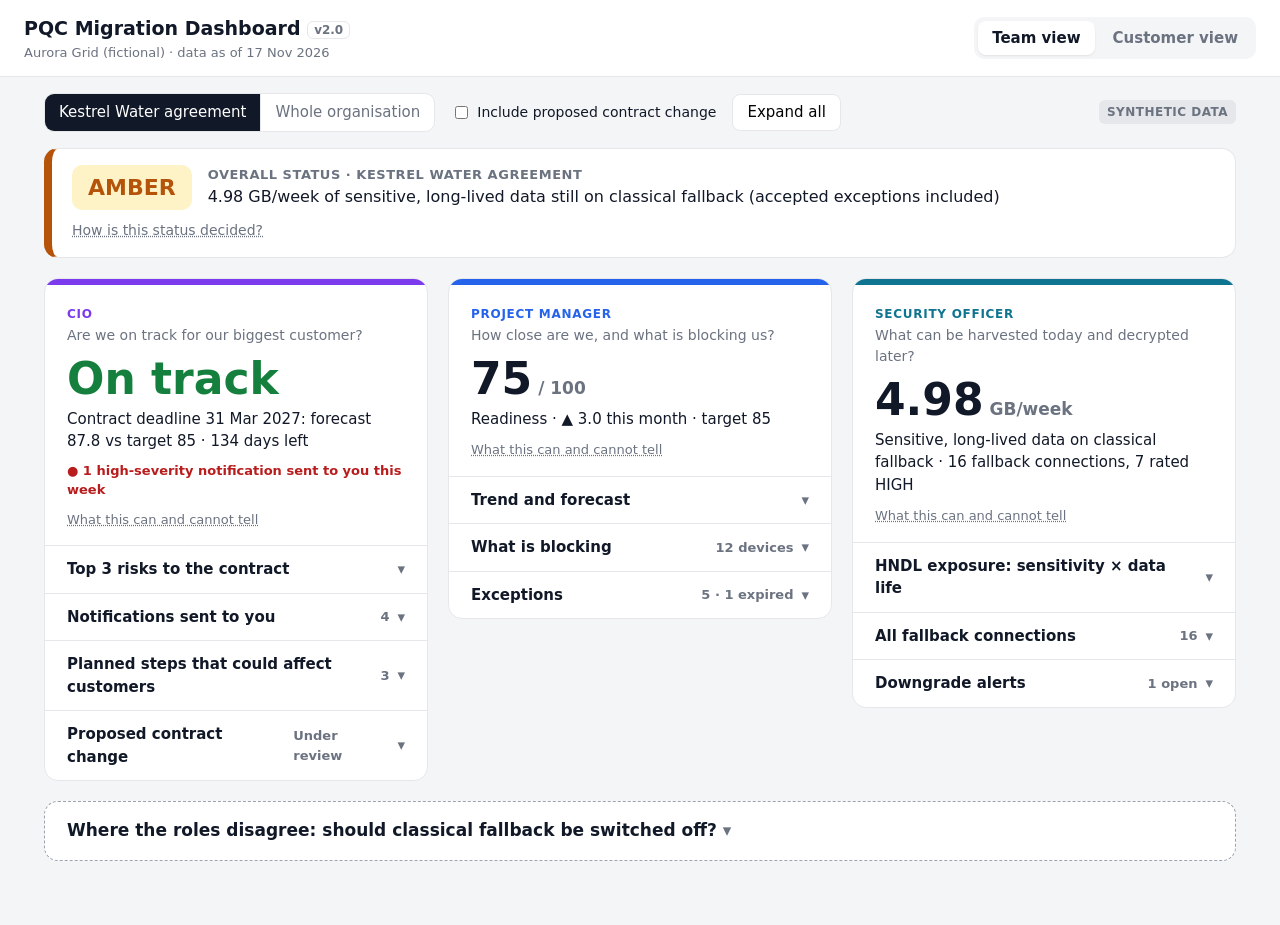
<file: dashboard/index.html>
<!doctype html>
<html lang="en">
<head>
<meta charset="utf-8">
<meta name="viewport" content="width=device-width, initial-scale=1">
<title>PQC Migration Dashboard v2.0</title>
<!--
  PQC Migration Dashboard v2.0 (Sprint 2).
  Layout only. Every number is calculated in app.js from pqc-data.json.
  Run from this folder:  python3 -m http.server 8000
  then open http://localhost:8000/
  All data is SYNTHETIC.
-->
<link rel="stylesheet" href="styles.css">
</head>
<body>
<header class="topbar">
  <div class="brand">
    <h1>PQC Migration Dashboard <span class="ver">v2.0</span></h1>
    <div class="meta" id="meta">Loading data…</div>
  </div>
  <nav class="tabs" id="tabs" aria-label="View">
    <button type="button" data-view="team">Team view</button>
    <button type="button" data-view="customer">Customer view</button>
  </nav>
</header>

<div class="toolbar" id="toolbar">
  <div class="seg" id="scope" role="group" aria-label="Scope">
    <button type="button" data-scope="customer">Customer agreement</button>
    <button type="button" data-scope="org">Whole organisation</button>
  </div>
  <label class="toggle"><input type="checkbox" id="proposed"> Include proposed contract change</label>
  <button type="button" class="btn" id="expand">Expand all</button>
  <span class="synthetic">Synthetic data</span>
</div>

<main id="app"></main>

<script src="app.js"></script>
</body>
</html>
</file>
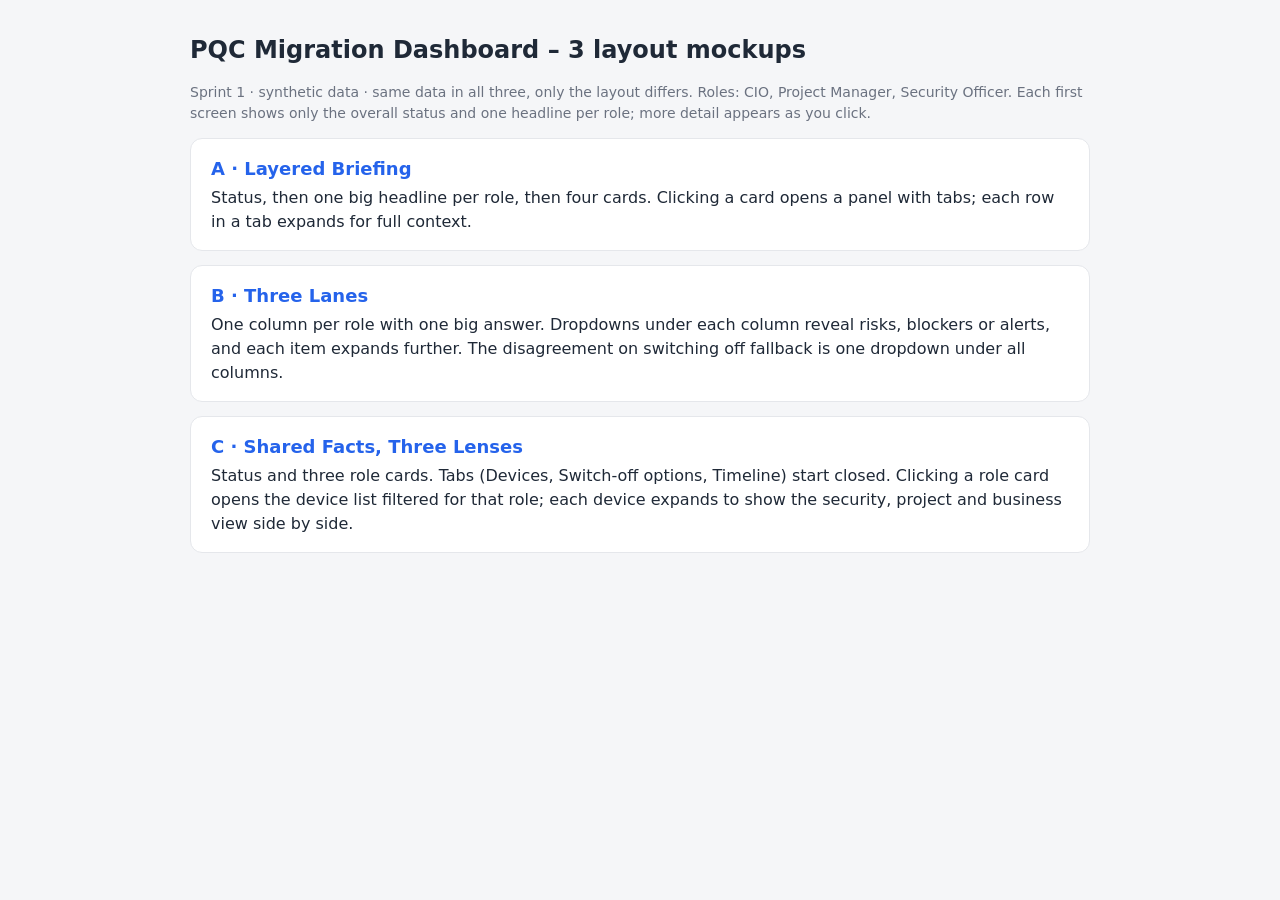
<file: mockups/index.html>
<!doctype html>
<html lang="en">
<head>
<meta charset="utf-8">
<meta name="viewport" content="width=device-width, initial-scale=1">
<title>PQC Dashboard Mockups</title>
<style>
  body { margin: 0; font: 16px/1.5 system-ui, -apple-system, "Segoe UI", Roboto, sans-serif; color: #1f2937; background: #f5f6f8; }
  main { max-width: 900px; margin: 0 auto; padding: 32px 16px; }
  h1 { font-size: 24px; margin: 0 0 4px; }
  .card { display: block; background: #fff; border: 1px solid #e5e7eb; border-radius: 12px; padding: 16px 20px; margin-top: 14px; color: inherit; text-decoration: none; }
  .card:hover { border-color: #2563eb; }
  .card h2 { font-size: 18px; margin: 0 0 4px; color: #2563eb; }
  .muted { color: #6b7280; font-size: 14px; }
</style>
</head>
<body>
<main>
  <h1>PQC Migration Dashboard – 3 layout mockups</h1>
  <p class="muted">Sprint 1 · synthetic data · same data in all three, only the layout differs.
  Roles: CIO, Project Manager, Security Officer. Each first screen shows only the overall status and one headline per role;
  more detail appears as you click.</p>

  <a class="card" href="version-a-layered-briefing.html">
    <h2>A · Layered Briefing</h2>
    Status, then one big headline per role, then four cards. Clicking a card opens a panel with tabs;
    each row in a tab expands for full context.
  </a>

  <a class="card" href="version-b-three-lanes.html">
    <h2>B · Three Lanes</h2>
    One column per role with one big answer. Dropdowns under each column reveal risks, blockers or alerts,
    and each item expands further. The disagreement on switching off fallback is one dropdown under all columns.
  </a>

  <a class="card" href="version-c-shared-facts.html">
    <h2>C · Shared Facts, Three Lenses</h2>
    Status and three role cards. Tabs (Devices, Switch-off options, Timeline) start closed. Clicking a role card
    opens the device list filtered for that role; each device expands to show the security, project and business view side by side.
  </a>
</main>
</body>
</html>
</file>
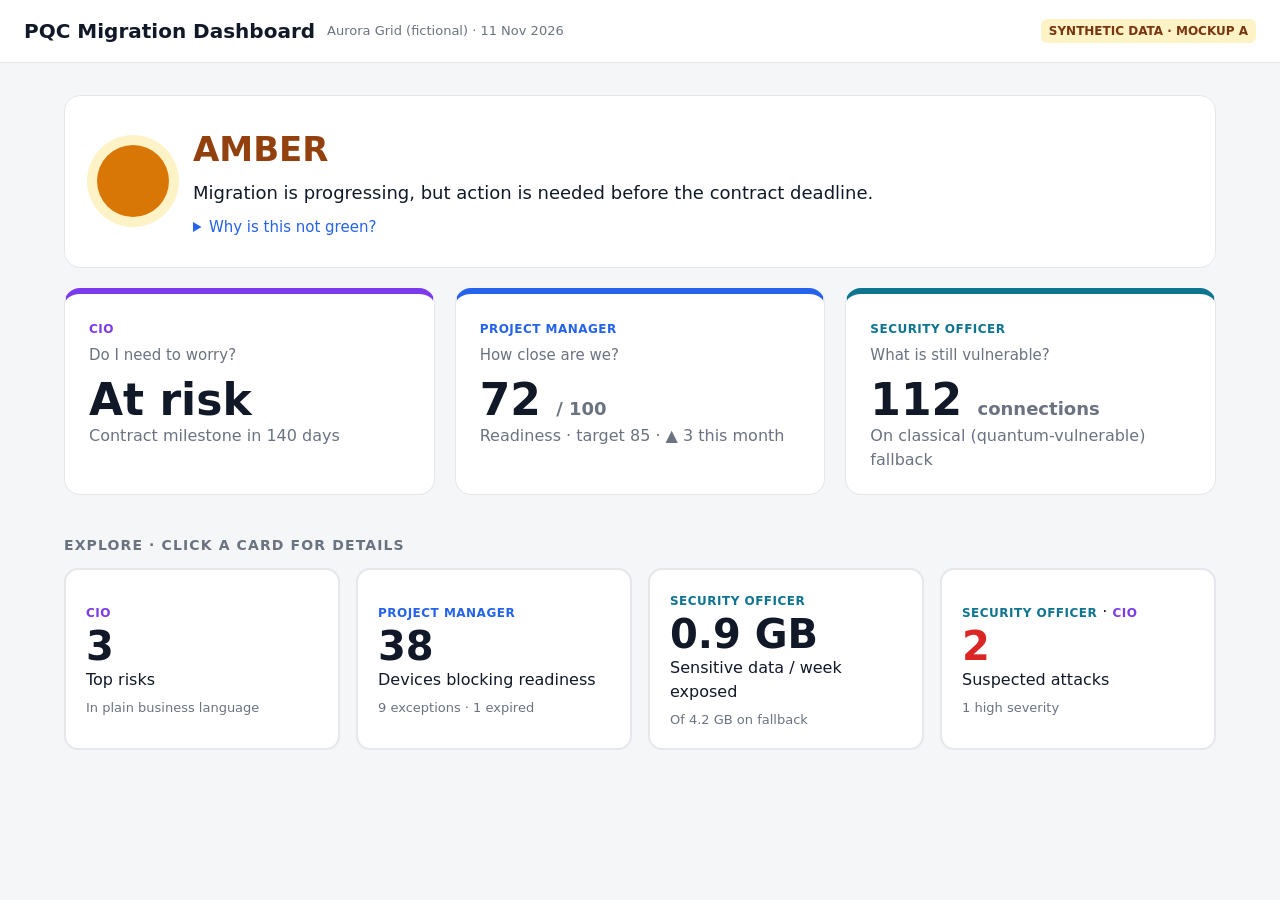
<file: mockups/version-a-layered-briefing.html>
<!doctype html>
<html lang="en">
<head>
<meta charset="utf-8">
<meta name="viewport" content="width=device-width, initial-scale=1">
<title>PQC Dashboard – Version A: Layered Briefing</title>
<!--
  MOCKUP – Version A "Layered Briefing" (clean, progressive disclosure)
    Level 1 (first screen): overall status + one big headline per role.
    Level 2: four counters. Click one -> its panel opens with tabs.
    Level 3: inside a panel, each row can be expanded for full context.
  All data is SYNTHETIC. Roles are used instead of names.
-->
<style>
  :root {
    --cio: #7c3aed; --pm: #2563eb; --sec: #0e7490;
    --red: #dc2626; --amber: #d97706; --green: #16a34a;
    --ink: #111827; --muted: #6b7280; --line: #e5e7eb; --bg: #f5f6f8;
  }
  * { box-sizing: border-box; }
  body { margin: 0; font: 16px/1.5 system-ui, -apple-system, "Segoe UI", Roboto, sans-serif; color: var(--ink); background: var(--bg); }
  header { display: flex; flex-wrap: wrap; align-items: center; gap: 12px; padding: 16px 24px; background: #fff; border-bottom: 1px solid var(--line); }
  header h1 { font-size: 20px; margin: 0; }
  header .meta { color: var(--muted); font-size: 13px; }
  .synthetic { margin-left: auto; background: #fef3c7; color: #78350f; font-size: 12px; font-weight: 700; padding: 3px 8px; border-radius: 6px; }
  main { max-width: 1200px; margin: 0 auto; padding: 32px 24px 64px; }
  .role { display: inline-block; font-size: 12px; font-weight: 700; letter-spacing: .04em; text-transform: uppercase; }
  .role.cio { color: var(--cio); } .role.pm { color: var(--pm); } .role.sec { color: var(--sec); }
  .muted { color: var(--muted); }
  .pill { font-size: 13px; font-weight: 700; padding: 2px 10px; border-radius: 999px; white-space: nowrap; }
  .pill.red { background: #fee2e2; color: var(--red); } .pill.amber { background: #fef3c7; color: #92400e; } .pill.green { background: #dcfce7; color: #166534; }

  /* Level 1 */
  .status { display: flex; align-items: center; gap: 24px; background: #fff; border-radius: 16px; padding: 28px 32px; border: 1px solid var(--line); }
  .light { width: 72px; height: 72px; border-radius: 50%; background: var(--amber); box-shadow: 0 0 0 10px #fef3c7; flex: none; }
  .status h2 { margin: 0; font-size: 34px; color: #92400e; }
  .status p { margin: 4px 0 0; font-size: 18px; }
  details.why { margin-top: 10px; }
  details.why summary { cursor: pointer; color: var(--pm); font-size: 15px; }
  details.why ul { margin: 8px 0 0; padding-left: 20px; font-size: 15px; }

  .headlines { display: grid; grid-template-columns: repeat(3, 1fr); gap: 20px; margin-top: 20px; }
  .headline { background: #fff; border: 1px solid var(--line); border-radius: 16px; padding: 22px 24px; border-top: 6px solid; }
  .headline.cio { border-top-color: var(--cio); } .headline.pm { border-top-color: var(--pm); } .headline.sec { border-top-color: var(--sec); }
  .headline .q { font-size: 15px; color: var(--muted); margin: 4px 0 10px; }
  .headline .big { font-size: 44px; font-weight: 800; line-height: 1.1; }
  .headline .big small { font-size: 18px; font-weight: 600; color: var(--muted); }

  /* Level 2: counters */
  h3.section { font-size: 14px; text-transform: uppercase; letter-spacing: .08em; color: var(--muted); margin: 40px 0 12px; }
  .counters { display: grid; grid-template-columns: repeat(4, 1fr); gap: 16px; }
  .counter { background: #fff; border: 2px solid var(--line); border-radius: 14px; padding: 18px 20px; text-align: left; font: inherit; color: inherit; cursor: pointer; }
  .counter:hover { border-color: #9ca3af; }
  .counter.open { border-color: var(--ink); }
  .counter .n { font-size: 40px; font-weight: 800; line-height: 1.1; }
  .counter .label { font-size: 16px; }
  .counter .hint { font-size: 13px; color: var(--muted); margin-top: 6px; }

  /* Level 2 panel with tabs */
  .panel { display: none; background: #fff; border: 2px solid var(--ink); border-radius: 14px; margin-top: 16px; padding: 20px 24px; }
  .panel.show { display: block; }
  .panel h4 { margin: 0 0 12px; font-size: 20px; }
  .tabs { display: flex; gap: 4px; border-bottom: 1px solid var(--line); margin-bottom: 16px; }
  .tabs button { font: inherit; font-size: 15px; background: none; border: 0; border-bottom: 3px solid transparent; padding: 8px 14px; cursor: pointer; color: var(--muted); }
  .tabs button.on { color: var(--ink); border-bottom-color: var(--ink); font-weight: 600; }
  .tab { display: none; } .tab.on { display: block; }

  /* Level 3: expandable rows */
  details.row { border-bottom: 1px solid var(--line); padding: 12px 0; }
  details.row summary { cursor: pointer; display: flex; justify-content: space-between; gap: 12px; align-items: center; font-size: 16px; list-style: none; }
  details.row summary::before { content: "▸"; color: var(--muted); margin-right: 6px; }
  details.row[open] summary::before { content: "▾"; }
  details.row summary span:first-child { flex: 1; }
  details.row .body { margin: 10px 0 4px 22px; font-size: 15px; color: #374151; }
  dl { display: grid; grid-template-columns: 160px 1fr; gap: 4px 12px; margin: 0; }
  dt { color: var(--muted); } dd { margin: 0; }
  .explain { font-size: 14px; color: var(--muted); margin-top: 16px; }

  @media (max-width: 900px) { .headlines { grid-template-columns: 1fr; } .counters { grid-template-columns: 1fr 1fr; } }
  @media (max-width: 520px) { .counters { grid-template-columns: 1fr; } .status { flex-direction: column; align-items: flex-start; } dl { grid-template-columns: 1fr; } }
</style>
</head>
<body>
<header>
  <h1>PQC Migration Dashboard</h1>
  <span class="meta">Aurora Grid (fictional) · 11 Nov 2026</span>
  <span class="synthetic">SYNTHETIC DATA · MOCKUP A</span>
</header>

<main>
  <!-- ================= LEVEL 1 ================= -->
  <section class="status">
    <div class="light" aria-hidden="true"></div>
    <div>
      <h2>AMBER</h2>
      <p>Migration is progressing, but action is needed before the contract deadline.</p>
      <details class="why">
        <summary>Why is this not green?</summary>
        <ul>
          <li>Sensitive, long-lived data is still sent without quantum-safe encryption.</li>
          <li>One suspected attack on a connection is still open.</li>
          <li>The readiness forecast is below the contract target.</li>
        </ul>
        <p class="muted" style="font-size:14px;margin:8px 0 0">Green only when all three are solved. Accepted exceptions still count as exposure.</p>
      </details>
    </div>
  </section>

  <section class="headlines">
    <div class="headline cio">
      <span class="role cio">CIO</span>
      <div class="q">Do I need to worry?</div>
      <div class="big">At risk</div>
      <div class="muted">Contract milestone in 140 days</div>
    </div>
    <div class="headline pm">
      <span class="role pm">Project Manager</span>
      <div class="q">How close are we?</div>
      <div class="big">72 <small>/ 100</small></div>
      <div class="muted">Readiness · target 85 · ▲ 3 this month</div>
    </div>
    <div class="headline sec">
      <span class="role sec">Security Officer</span>
      <div class="q">What is still vulnerable?</div>
      <div class="big">112 <small>connections</small></div>
      <div class="muted">On classical (quantum-vulnerable) fallback</div>
    </div>
  </section>

  <!-- ================= LEVEL 2 ================= -->
  <h3 class="section">Explore · click a card for details</h3>
  <section class="counters">
    <button class="counter" data-panel="p-risks">
      <span class="role cio">CIO</span>
      <div class="n">3</div><div class="label">Top risks</div>
      <div class="hint">In plain business language</div>
    </button>
    <button class="counter" data-panel="p-blockers">
      <span class="role pm">Project Manager</span>
      <div class="n">38</div><div class="label">Devices blocking readiness</div>
      <div class="hint">9 exceptions · 1 expired</div>
    </button>
    <button class="counter" data-panel="p-fallback">
      <span class="role sec">Security Officer</span>
      <div class="n">0.9 GB</div><div class="label">Sensitive data / week exposed</div>
      <div class="hint">Of 4.2 GB on fallback</div>
    </button>
    <button class="counter" data-panel="p-alerts">
      <span class="role sec">Security Officer</span> · <span class="role cio">CIO</span>
      <div class="n" style="color:var(--red)">2</div><div class="label">Suspected attacks</div>
      <div class="hint">1 high severity</div>
    </button>
  </section>

  <!-- Panels (one visible at a time) -->
  <section class="panel" id="p-risks">
    <h4>Top 3 risks</h4>
    <div class="tabs"><button class="on" data-tab="r1">Risks</button><button data-tab="r2">Planned steps &amp; outages</button><button data-tab="r3">Notifications sent</button></div>
    <div class="tab on" id="r1">
      <details class="row"><summary><span>1. Sensitive control data could be decrypted in the future</span><span class="pill red">High</span></summary>
        <div class="body">12 older field devices send control and credential data that stays valuable for 10+ years. An attacker can record it today and decrypt it once quantum computers exist.<br><b>Decision needed:</b> prioritise replacing these 12 devices within the current budget.</div></details>
      <details class="row"><summary><span>2. Customer contract milestone may be missed</span><span class="pill amber">Medium</span></summary>
        <div class="body">The contract requires readiness 85 by 31 Mar 2027. At the current pace we reach about 80. The firmware update on 15 Dec would add about 4 points.<br><b>Decision needed:</b> protect the 15 Dec update window.</div></details>
      <details class="row"><summary><span>3. Possible tampering on one substation link</span><span class="pill amber">Medium</span></summary>
        <div class="body">The security team is investigating and will report by 13 Nov. No decision needed yet.</div></details>
    </div>
    <div class="tab" id="r2">
      <details class="row"><summary><span>15 Dec · Firmware update for 9 devices</span><span class="pill amber">Medium outage risk</span></summary>
        <div class="body">Customer meter portal restarts for ~20 minutes. Planned in a night window.</div></details>
      <details class="row"><summary><span>31 Dec · Proposed: switch off fallback everywhere</span><span class="pill red">High outage risk</span></summary>
        <div class="body">Customer meter portal and public outage map would lose data. 38 devices disconnected; monitoring coverage 100 % → 87 %.</div></details>
      <details class="row"><summary><span>Feb 2027 · Install 5 certified replacement units</span><span class="pill green">Low outage risk</span></summary>
        <div class="body">No customer-facing services affected.</div></details>
    </div>
    <div class="tab" id="r3">
      <details class="row"><summary><span>10 Nov · Suspected attack on substation gateway</span><span class="muted">email + SMS</span></summary>
        <div class="body">Sent within 1 hour of detection (high severity).</div></details>
      <details class="row"><summary><span>04 Nov · Contract milestone moved to “at risk”</span><span class="muted">weekly digest</span></summary>
        <div class="body">Forecast dropped below 85 after vendor delay.</div></details>
    </div>
  </section>

  <section class="panel" id="p-blockers">
    <h4>What is blocking readiness</h4>
    <div class="tabs"><button class="on" data-tab="b1">By reason</button><button data-tab="b2">Exceptions</button><button data-tab="b3">Score trend</button></div>
    <div class="tab on" id="b1">
      <details class="row"><summary><span>No quantum-safe support in hardware</span><span><b>21</b> devices</span></summary>
        <div class="body"><dl><dt>Unblocks</dt><dd>Q2 2028 – certified replacements</dd><dt>Owner</dt><dd>Field operations team</dd><dt>Examples</dt><dd>RTU-N-031, RTU-N-044, SNS-W-207</dd></dl></div></details>
      <details class="row"><summary><span>Firmware ready, not yet deployed</span><span><b>9</b> devices</span></summary>
        <div class="body"><dl><dt>Unblocks</dt><dd>15 Dec 2026 (+4 readiness points)</dd><dt>Owner</dt><dd>Migration team</dd><dt>Examples</dt><dd>MTR-GW-12, CAM-N-019</dd></dl></div></details>
      <details class="row"><summary><span>Vendor certification pending</span><span><b>5</b> devices</span></summary>
        <div class="body"><dl><dt>Unblocks</dt><dd>Feb 2027</dd><dt>Owner</dt><dd>Procurement</dd><dt>Examples</dt><dd>PLC-S-008</dd></dl></div></details>
      <details class="row"><summary><span>Unknown – under investigation</span><span><b>3</b> devices</span></summary>
        <div class="body"><dl><dt>Owner</dt><dd>Security team</dd><dt>Examples</dt><dd>SG-14</dd></dl></div></details>
    </div>
    <div class="tab" id="b2">
      <details class="row"><summary><span>EX-04 · PLC-S-008</span><span class="pill red">Expired 01 Nov</span></summary>
        <div class="body"><dl><dt>Reason</dt><dd>Vendor certification pending</dd><dt>Owner</dt><dd>Procurement lead</dd></dl></div></details>
      <details class="row"><summary><span>EX-01 · RTU-N-031</span><span class="pill amber">Expires 30 Nov</span></summary>
        <div class="body"><dl><dt>Reason</dt><dd>No quantum-safe support, replacement 2028</dd><dt>Owner</dt><dd>Field operations lead</dd></dl></div></details>
      <details class="row"><summary><span>EX-03 · CAM-N-019</span><span class="pill amber">Expires 10 Dec</span></summary>
        <div class="body"><dl><dt>Reason</dt><dd>Waiting for firmware update</dd><dt>Owner</dt><dd>Migration team lead</dd></dl></div></details>
      <p class="explain">+ 6 more exceptions that are not close to expiry. An exception accepts the risk; it does not remove it.</p>
    </div>
    <div class="tab" id="b3">
      <svg width="100%" height="160" viewBox="0 0 600 160" aria-label="Readiness Jun 58, Jul 61, Aug 64, Sep 66, Oct 69, Nov 72; target 85">
        <line x1="40" y1="30" x2="590" y2="30" stroke="#111827" stroke-dasharray="5 5"/>
        <text x="40" y="22" font-size="13" fill="#111827">Target 85</text>
        <polyline fill="none" stroke="#2563eb" stroke-width="3" points="40,140 150,126 260,112 370,103 480,89 590,75"/>
        <g font-size="13" fill="#6b7280"><text x="40" y="158">Jun</text><text x="260" y="158">Aug</text><text x="560" y="158">Nov</text></g>
      </svg>
      <p class="explain">Score = quantum-safe connections, weighted by data sensitivity (high = ×3). 91 % of connections are already safe, but the rest carry sensitive data.</p>
    </div>
  </section>

  <section class="panel" id="p-fallback">
    <h4>Quantum-vulnerable connections</h4>
    <div class="tabs"><button class="on" data-tab="f1">Highest exposure</button><button data-tab="f2">Switch-off trade-off</button></div>
    <div class="tab on" id="f1">
      <details class="row"><summary><span>MTR-GW-12 → billing-api</span><span class="pill red">High</span></summary>
        <div class="body"><dl><dt>Traffic</dt><dd>1.10 GB / week</dd><dt>Data</dt><dd>Customer usage · valuable 7 years</dd><dt>Key exchange</dt><dd>X25519 (classical)</dd></dl></div></details>
      <details class="row"><summary><span>RTU-N-031 → scada-hub-01</span><span class="pill red">High</span></summary>
        <div class="body"><dl><dt>Traffic</dt><dd>0.41 GB / week</dd><dt>Data</dt><dd>Control commands · valuable 10+ years</dd><dt>Key exchange</dt><dd>X25519 (classical)</dd></dl></div></details>
      <details class="row"><summary><span>RTU-N-044 → scada-hub-01</span><span class="pill red">High</span></summary>
        <div class="body"><dl><dt>Traffic</dt><dd>0.38 GB / week</dd><dt>Data</dt><dd>Config &amp; credentials · valuable 10+ years</dd><dt>Key exchange</dt><dd>ECDHE P-256 (classical)</dd></dl></div></details>
      <details class="row"><summary><span>SNS-W-207 → telemetry-ingest</span><span class="pill green">Low</span></summary>
        <div class="body"><dl><dt>Traffic</dt><dd>0.95 GB / week</dd><dt>Data</dt><dd>Pressure readings · worthless after ~3 days</dd></dl></div></details>
      <p class="explain">+ 108 more connections. Exposure = traffic × how long the data stays valuable.</p>
    </div>
    <div class="tab" id="f2">
      <dl style="font-size:16px">
        <dt>Would protect</dt><dd>4.2 GB / week leaves the harvest window; 112 attack paths closed</dd>
        <dt>Would cost</dt><dd>38 devices offline · monitoring 100 % → 87 % · 2 customer services lose data</dd>
        <dt>Middle option</dt><dd>Switch off only on 12 high-sensitivity devices: removes 0.9 GB/week, no customer impact</dd>
      </dl>
      <p class="explain">Security Officer: switch off by 31 Dec · Project Manager: keep until 2028 · CIO: no customer outages.</p>
    </div>
  </section>

  <section class="panel" id="p-alerts">
    <h4>Suspected downgrade attacks</h4>
    <details class="row"><summary><span>DG-0193 · Substation gateway SG-14</span><span class="pill red">High · investigating</span></summary>
      <div class="body"><dl><dt>When</dt><dd>10 Nov 03:12</dd><dt>Peer</dt><dd>scada-hub-02</dd><dt>Negotiated</dt><dd>X25519 only</dd><dt>Normally</dt><dd>X25519MLKEM768 for the last 60 days</dd><dt>What changed</dt><dd>Quantum-safe key share missing; new hop 10.4.7.22 in the path</dd></dl></div></details>
    <details class="row"><summary><span>DG-0191 · Meter gateway MTR-GW-12</span><span class="pill amber">Medium · open</span></summary>
      <div class="body"><dl><dt>When</dt><dd>08 Nov 14:50</dd><dt>Peer</dt><dd>billing-api</dd><dt>Negotiated</dt><dd>ECDHE P-256 after retries</dd><dt>Normally</dt><dd>0–1 retries per day</dd><dt>What changed</dt><dd>14 handshake failures in 1 hour, then fell back to classical</dd></dl></div></details>
  </section>
</main>

<script>
  // Level 2: clicking a counter opens its panel (and closes others).
  document.querySelectorAll('.counter').forEach(function (btn) {
    btn.addEventListener('click', function () {
      var panel = document.getElementById(btn.dataset.panel);
      var wasOpen = panel.classList.contains('show');
      document.querySelectorAll('.panel').forEach(function (p) { p.classList.remove('show'); });
      document.querySelectorAll('.counter').forEach(function (c) { c.classList.remove('open'); });
      if (!wasOpen) { panel.classList.add('show'); btn.classList.add('open'); panel.scrollIntoView({ behavior: 'smooth', block: 'nearest' }); }
    });
  });
  // Tabs inside a panel.
  document.querySelectorAll('.tabs button').forEach(function (b) {
    b.addEventListener('click', function () {
      var panel = b.closest('.panel');
      panel.querySelectorAll('.tabs button').forEach(function (x) { x.classList.toggle('on', x === b); });
      panel.querySelectorAll('.tab').forEach(function (t) { t.classList.toggle('on', t.id === b.dataset.tab); });
    });
  });
</script>
</body>
</html>
</file>
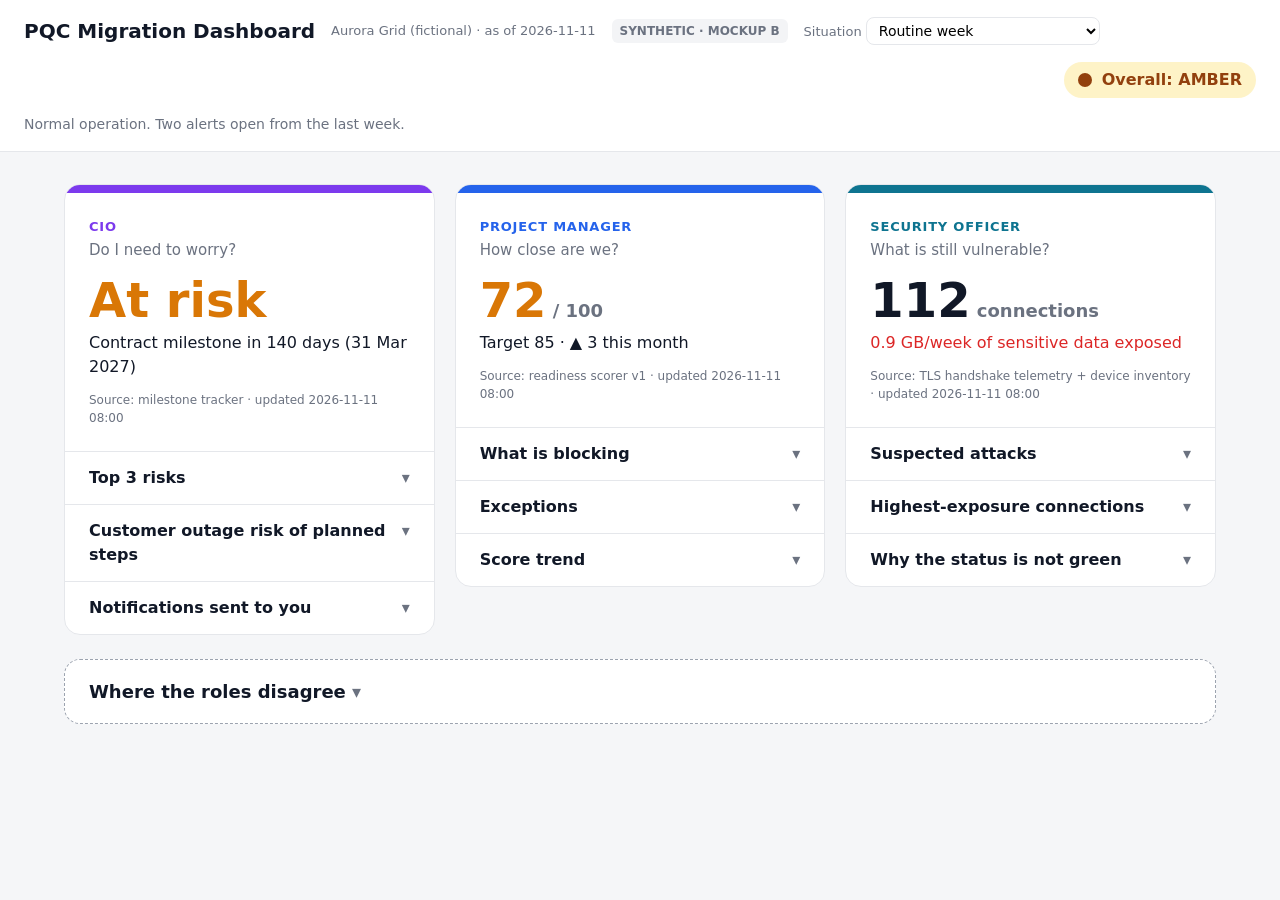
<file: mockups/version-b-three-lanes.html>
<!doctype html>
<html lang="en">
<head>
<meta charset="utf-8">
<meta name="viewport" content="width=device-width, initial-scale=1">
<title>PQC Dashboard – Version B: Three Lanes (data-driven)</title>
<!--
  MOCKUP – Version B "Three Lanes", Sprint 2: data-driven.
  Every number and sentence is read from pqc-data.json (single source of truth).
  This file only holds layout and rendering code.
  Choose a situation in the dropdown (or ?situation=attack, see pqc-data.json) to see other values.
  Run from this folder with a local server, e.g.:  python3 -m http.server 8000
  All data is SYNTHETIC. Roles are used instead of names.
-->
<style>
  :root {
    --red: #dc2626; --amber: #d97706; --green: #16a34a;
    --ink: #111827; --muted: #6b7280; --line: #e5e7eb; --bg: #f5f6f8;
  }
  * { box-sizing: border-box; }
  body { margin: 0; font: 16px/1.5 system-ui, -apple-system, "Segoe UI", Roboto, sans-serif; color: var(--ink); background: var(--bg); }
  header { display: flex; flex-wrap: wrap; align-items: center; gap: 16px; padding: 16px 24px; background: #fff; border-bottom: 1px solid var(--line); }
  header h1 { font-size: 20px; margin: 0; }
  header .meta { color: var(--muted); font-size: 13px; }
  header select { font: inherit; font-size: 14px; padding: 4px 8px; border: 1px solid var(--line); border-radius: 8px; background: #fff; }
  .status { display: flex; align-items: center; gap: 10px; margin-left: auto; font-weight: 700; padding: 6px 14px; border-radius: 999px; }
  .status .dot { width: 14px; height: 14px; border-radius: 50%; background: currentColor; }
  .status.amber { color: #92400e; background: #fef3c7; }
  .status.red { color: var(--red); background: #fee2e2; }
  .status.green { color: #166534; background: #dcfce7; }
  .synthetic { background: #f3f4f6; color: var(--muted); font-size: 12px; font-weight: 700; padding: 3px 8px; border-radius: 6px; }
  .situation-note { width: 100%; margin: 0; color: var(--muted); font-size: 14px; }
  main { max-width: 1200px; margin: 0 auto; padding: 32px 24px 64px; }
  .muted { color: var(--muted); }
  .error { background: #fee2e2; color: var(--red); padding: 12px 16px; border-radius: 10px; margin-bottom: 20px; }
  .pill { font-size: 13px; font-weight: 700; padding: 2px 10px; border-radius: 999px; white-space: nowrap; }
  .pill.red { background: #fee2e2; color: var(--red); } .pill.amber { background: #fef3c7; color: #92400e; } .pill.green { background: #dcfce7; color: #166534; }

  .t-red { color: var(--red); } .t-amber { color: var(--amber); } .t-green { color: var(--green); }

  .lanes { display: grid; grid-template-columns: repeat(3, 1fr); gap: 20px; align-items: start; }
  .lane { background: #fff; border: 1px solid var(--line); border-radius: 16px; overflow: hidden; }
  .lane .top { padding: 24px; border-top: 8px solid var(--c); }
  .role { font-size: 13px; font-weight: 700; text-transform: uppercase; letter-spacing: .06em; color: var(--c); }
  .q { color: var(--muted); font-size: 15px; margin: 2px 0 14px; }
  .big { font-size: 48px; font-weight: 800; line-height: 1.05; }
  .big small { font-size: 18px; font-weight: 600; color: var(--muted); }
  .line { font-size: 16px; margin-top: 6px; }
  .src { font-size: 12px; color: var(--muted); margin-top: 12px; }

  /* Dropdowns (level 2) */
  details.drop { border-top: 1px solid var(--line); }
  details.drop > summary { cursor: pointer; padding: 14px 24px; font-weight: 600; display: flex; justify-content: space-between; list-style: none; }
  details.drop > summary::after { content: "▾"; color: var(--muted); }
  details.drop[open] > summary::after { content: "▴"; }
  details.drop > summary:hover { background: #f9fafb; }
  .drop .inner { padding: 0 24px 16px; }

  /* Rows (level 3) */
  details.row { border-bottom: 1px solid #f3f4f6; padding: 10px 0; }
  details.row:last-child { border-bottom: 0; }
  details.row summary { cursor: pointer; display: flex; justify-content: space-between; gap: 10px; align-items: center; list-style: none; font-size: 15px; }
  details.row summary > span:first-child::before { content: "▸ "; color: var(--muted); }
  details.row[open] summary > span:first-child::before { content: "▾ "; }
  details.row .body { margin: 8px 0 2px 16px; font-size: 14px; color: #374151; }
  details.row .body p { margin: 0; }
  dl { display: grid; grid-template-columns: 110px 1fr; gap: 3px 10px; margin: 0; }
  dt { color: var(--muted); } dd { margin: 0; }
  .explain { font-size: 13px; color: var(--muted); margin: 10px 0 0; }
  .check { margin: 6px 0; font-size: 15px; }

  /* Shared trade-off */
  details.shared { margin-top: 24px; background: #fff; border: 1px dashed #9ca3af; border-radius: 16px; }
  details.shared > summary { cursor: pointer; padding: 18px 24px; font-size: 18px; font-weight: 600; list-style: none; }
  details.shared > summary::after { content: " ▾"; color: var(--muted); }
  .shared .cols { display: grid; grid-template-columns: repeat(3, 1fr); gap: 16px; padding: 0 24px; }
  .shared .cols > div { border-top: 4px solid; padding-top: 10px; }
  .shared .middle { margin: 16px 24px 24px; background: #f9fafb; border-radius: 10px; padding: 12px 16px; }
  .shared .question { margin: 0 24px 12px; font-weight: 600; }

  @media (max-width: 900px) { .lanes, .shared .cols { grid-template-columns: 1fr; } }
</style>
</head>
<body>
<header>
  <h1 id="title">PQC Migration Dashboard</h1>
  <span class="meta" id="meta"></span>
  <span class="synthetic">SYNTHETIC · MOCKUP B</span>
  <label class="meta">Situation
    <select id="situation" aria-label="Situation"></select>
  </label>
  <span class="status" id="overall" title=""></span>
  <p class="situation-note" id="situation-summary"></p>
</header>

<main>
  <div id="error" class="error" hidden></div>
  <section class="lanes" id="lanes"></section>

  <!-- ================= SHARED TRADE-OFF (filled from data) ================= -->
  <details class="shared">
    <summary id="decision-title"></summary>
    <p class="question" id="decision-question"></p>
    <div class="cols" id="decision-cols"></div>
    <div class="middle" id="decision-suggested"></div>
  </details>
</main>

<script>
const DATA_URL = 'pqc-data.json';
const PILL = { high: 'red', med: 'amber', low: 'green' };
const SITUATION_ALIASES = { attack: 'suspected_attack', firmware: 'firmware_window', deadline: 'deadline_pressure' };
let DATA = null;

const $ = (id) => document.getElementById(id);

// Small helper: create an element with text (textContent, no HTML injection).
function el(tag, cls, text) {
  const e = document.createElement(tag);
  if (cls) e.className = cls;
  if (text !== undefined && text !== null) e.textContent = text;
  return e;
}

// Situation: from ?situation=... if valid, otherwise the default in the JSON.
function currentSituation() {
  let s = new URLSearchParams(location.search).get('situation');
  s = SITUATION_ALIASES[s] || s;
  return DATA.situations.some(x => x.id === s) ? s : DATA.default_situation;
}

// Pick the value for a situation; fall back to 'default' if there is no override.
function pickStat(name, sid) {
  const values = DATA.stats[name].values;
  return values[sid] || values.default;
}
function pickReport(name, sid) {
  const byS = DATA.reports[name].by_situation;
  return byS[sid] || byS.default;
}

function renderHeader(sid) {
  const sit = DATA.situations.find(s => s.id === sid);
  const status = pickStat('overall_status', sid);
  $('title').textContent = DATA.layout.title;
  $('meta').textContent = `${DATA.meta.organisation} · as of ${sit.as_of}`;
  $('situation-summary').textContent = sit.summary;
  const pill = $('overall');
  pill.className = 'status ' + status.tone;
  pill.title = DATA.meta.status_rule;
  pill.innerHTML = '';
  pill.appendChild(el('span', 'dot'));
  pill.appendChild(document.createTextNode('Overall: ' + status.big));
}

function renderLane(lane, sid) {
  const role = DATA.roles[lane.role];
  const top = pickStat(lane.top_stat, sid);
  const box = el('div', 'lane');
  box.style.setProperty('--c', role.colour);

  const t = el('div', 'top');
  t.appendChild(el('div', 'role', role.label));
  t.appendChild(el('div', 'q', role.question));
  const big = el('div', 'big t-' + top.tone);
  big.appendChild(document.createTextNode(top.big));
  if (top.big_unit) big.appendChild(el('small', null, ' ' + top.big_unit));
  t.appendChild(big);
  t.appendChild(el('div', 'line' + (top.line_tone ? ' t-' + top.line_tone : ''), top.line));
  t.appendChild(el('div', 'src', `Source: ${top.source} · updated ${top.updated}`));
  box.appendChild(t);

  lane.drops.forEach(d => box.appendChild(renderDrop(d, sid)));
  return box;
}

function renderDrop(d, sid) {
  const det = el('details', 'drop');
  det.appendChild(el('summary', null, d.label));
  const inner = el('div', 'inner');

  if (d.type === 'report') {
    const r = pickReport(d.source, sid);
    if (r.summary) inner.appendChild(el('p', 'explain', r.summary));
    r.rows.forEach(row => inner.appendChild(renderRow(row)));
    if (r.footer) inner.appendChild(el('p', 'explain', r.footer));
  } else if (d.type === 'checks') {
    pickStat(d.stat, sid).forEach(c => {
      const p = el('p', 'check t-' + (c.failing ? 'red' : 'green'), (c.failing ? '✗ ' : '✓ ') + c.text);
      inner.appendChild(p);
    });
    if (d.note) inner.appendChild(el('p', 'explain', d.note));
  } else if (d.type === 'trend') {
    const s = pickStat(d.stat, sid);
    const first = s.trend[0];
    const last = s.trend[s.trend.length - 1];
    const wrap = el('div');
    wrap.innerHTML = trendSvg(s);
    inner.appendChild(wrap);
    inner.appendChild(el('p', 'explain',
      `${first.m} ${first.v} → ${last.m} ${last.v} · dashed line = target ${s.target}` + (d.note ? ' · ' + d.note : '')));
  }

  det.appendChild(inner);
  return det;
}

function renderRow(row) {
  const det = el('details', 'row');
  const sum = el('summary');
  sum.appendChild(el('span', null, row.title));
  if (row.level) sum.appendChild(el('span', 'pill ' + PILL[row.level], row.tag));
  else sum.appendChild(el('b', null, row.tag || ''));
  det.appendChild(sum);

  const body = el('div', 'body');
  if (row.details) {
    const dl = el('dl');
    row.details.forEach(([k, v]) => { dl.appendChild(el('dt', null, k)); dl.appendChild(el('dd', null, v)); });
    body.appendChild(dl);
  }
  if (row.note) body.appendChild(el('p', null, row.note));
  det.appendChild(body);
  return det;
}

// Score trend as a small inline SVG. Scale is fixed at 50–90 points.
function trendSvg(s) {
  const W = 300, H = 110, lo = 50, hi = 90;
  const n = s.trend.length;
  const x = (i) => (n === 1 ? 0 : (i * W) / (n - 1));
  const y = (v) => H - ((v - lo) / (hi - lo)) * H;
  const pts = s.trend.map((p, i) => `${x(i)},${y(p.v)}`).join(' ');
  const labels = s.trend.map((p, i) => {
    const anchor = i === 0 ? 'start' : (i === n - 1 ? 'end' : 'middle');
    return `<text x="${x(i)}" y="${H + 12}" font-size="10" text-anchor="${anchor}" fill="#6b7280">${p.m}</text>`;
  }).join('');
  return `<svg width="100%" height="124" viewBox="0 0 ${W} ${H + 14}" aria-label="Readiness trend, target ${s.target}">
    <line x1="0" y1="${y(s.target)}" x2="${W}" y2="${y(s.target)}" stroke="#111827" stroke-dasharray="4 4"/>
    <polyline fill="none" stroke="#2563eb" stroke-width="3" points="${pts}"/>
    ${labels}</svg>`;
}

function renderDecision(sid) {
  const cfg = DATA.layout.decision;
  const d = pickStat(cfg.stat, sid);
  $('decision-title').textContent = cfg.label;
  $('decision-question').textContent = d.question;

  const cols = $('decision-cols');
  cols.innerHTML = '';
  d.positions.forEach(p => {
    const role = DATA.roles[p.role];
    const c = el('div');
    c.style.borderColor = role.colour;
    c.appendChild(el('b', null, role.label));
    c.appendChild(document.createElement('br'));
    c.appendChild(document.createTextNode(p.stance));
    c.appendChild(document.createElement('br'));
    c.appendChild(el('span', 'muted', p.impact));
    cols.appendChild(c);
  });

  const mid = $('decision-suggested');
  mid.innerHTML = '';
  mid.appendChild(el('b', null, 'Option suggested by the data: '));
  mid.appendChild(document.createTextNode(d.suggested));
}

function render() {
  const sid = currentSituation();
  renderHeader(sid);
  const lanes = $('lanes');
  lanes.innerHTML = '';
  DATA.layout.lanes.forEach(l => lanes.appendChild(renderLane(l, sid)));
  renderDecision(sid);
}

async function init() {
  try {
    const res = await fetch(DATA_URL);
    if (!res.ok) throw new Error('HTTP ' + res.status);
    DATA = await res.json();
  } catch (e) {
    const box = $('error');
    box.hidden = false;
    box.textContent = 'Could not load pqc-data.json (' + e.message + '). Serve this folder with a local web server, e.g. python3 -m http.server 8000, then open http://localhost:8000/version-b-three-lanes.html';
    return;
  }

  const sel = $('situation');
  DATA.situations.forEach(s => { const o = el('option', null, s.label); o.value = s.id; sel.appendChild(o); });
  sel.value = currentSituation();
  sel.addEventListener('change', () => {
    const u = new URL(location.href);
    u.searchParams.set('situation', sel.value);
    history.replaceState(null, '', u);
    render();
  });

  render();
}

init();
</script>
</body>
</html>
</file>
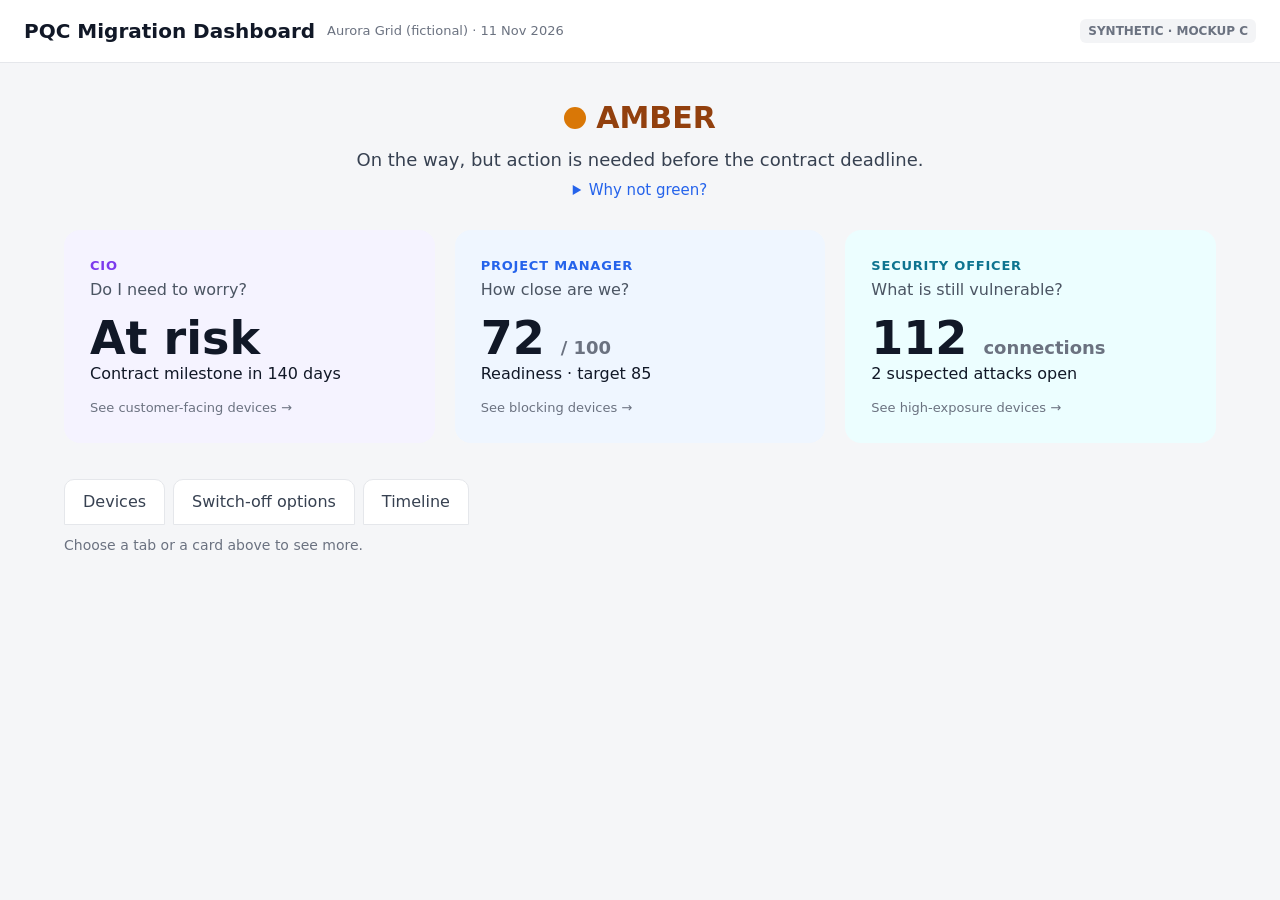
<file: mockups/version-c-shared-facts.html>
<!doctype html>
<html lang="en">
<head>
<meta charset="utf-8">
<meta name="viewport" content="width=device-width, initial-scale=1">
<title>PQC Dashboard – Version C: Shared Facts</title>
<!--
  MOCKUP – Version C "Shared Facts, Three Lenses" (clean, progressive disclosure)
    First screen: overall status + one big answer per role question.
    Tabs below start closed: Devices / Switch-off options / Timeline.
    Clicking a role card opens the Devices tab filtered for that role.
    Clicking a device row expands it to show the three role lenses side by side.
  All data is SYNTHETIC. Roles are used instead of names.
-->
<style>
  :root {
    --cio: #7c3aed; --pm: #2563eb; --sec: #0e7490;
    --cio-bg: #f5f3ff; --pm-bg: #eff6ff; --sec-bg: #ecfeff;
    --red: #dc2626; --amber: #d97706; --green: #16a34a;
    --ink: #111827; --muted: #6b7280; --line: #e5e7eb; --bg: #f5f6f8;
  }
  * { box-sizing: border-box; }
  body { margin: 0; font: 16px/1.5 system-ui, -apple-system, "Segoe UI", Roboto, sans-serif; color: var(--ink); background: var(--bg); }
  header { display: flex; flex-wrap: wrap; align-items: center; gap: 12px; padding: 16px 24px; background: #fff; border-bottom: 1px solid var(--line); }
  header h1 { font-size: 20px; margin: 0; }
  header .meta { color: var(--muted); font-size: 13px; }
  .synthetic { margin-left: auto; background: #f3f4f6; color: var(--muted); font-size: 12px; font-weight: 700; padding: 3px 8px; border-radius: 6px; }
  main { max-width: 1200px; margin: 0 auto; padding: 32px 24px 64px; }
  .muted { color: var(--muted); }
  .pill { font-size: 13px; font-weight: 700; padding: 2px 10px; border-radius: 999px; white-space: nowrap; }
  .pill.red { background: #fee2e2; color: var(--red); } .pill.amber { background: #fef3c7; color: #92400e; } .pill.green { background: #dcfce7; color: #166534; }

  /* Level 1 */
  .status { text-align: center; margin-bottom: 28px; }
  .status .light { display: inline-block; width: 22px; height: 22px; border-radius: 50%; background: var(--amber); vertical-align: middle; margin-right: 10px; }
  .status h2 { display: inline; font-size: 30px; color: #92400e; vertical-align: middle; }
  .status p { margin: 6px 0 0; font-size: 18px; color: #374151; }
  .status details { display: inline-block; margin-top: 6px; font-size: 15px; text-align: left; }
  .status summary { cursor: pointer; color: var(--pm); }

  .answers { display: grid; grid-template-columns: repeat(3, 1fr); gap: 20px; }
  .answer { border: 2px solid transparent; border-radius: 16px; padding: 24px; cursor: pointer; text-align: left; font: inherit; color: inherit; }
  .answer.cio { background: var(--cio-bg); } .answer.pm { background: var(--pm-bg); } .answer.sec { background: var(--sec-bg); }
  .answer:hover { border-color: #d1d5db; }
  .answer.active.cio { border-color: var(--cio); } .answer.active.pm { border-color: var(--pm); } .answer.active.sec { border-color: var(--sec); }
  .role { font-size: 13px; font-weight: 700; letter-spacing: .06em; text-transform: uppercase; }
  .cio .role { color: var(--cio); } .pm .role { color: var(--pm); } .sec .role { color: var(--sec); }
  .answer .q { color: #4b5563; margin: 2px 0 12px; }
  .answer .big { font-size: 46px; font-weight: 800; line-height: 1.05; }
  .answer .big small { font-size: 18px; color: var(--muted); font-weight: 600; }
  .answer .go { font-size: 13px; color: var(--muted); margin-top: 12px; }

  /* Level 2: tabs (start closed) */
  .tabs { display: flex; gap: 8px; margin: 36px 0 0; flex-wrap: wrap; }
  .tabs button { font: inherit; font-size: 16px; background: #fff; border: 1px solid var(--line); border-radius: 10px 10px 0 0; padding: 10px 18px; cursor: pointer; color: #374151; }
  .tabs button.on { background: #fff; border-color: var(--ink); border-bottom-color: #fff; font-weight: 600; color: var(--ink); position: relative; top: 1px; }
  .tabpanel { display: none; background: #fff; border: 1px solid var(--ink); border-radius: 0 12px 12px 12px; padding: 20px 24px; }
  .tabpanel.on { display: block; }
  .hint { color: var(--muted); font-size: 14px; margin-top: 10px; }

  /* Devices list */
  .filters { display: flex; gap: 8px; flex-wrap: wrap; margin-bottom: 12px; }
  .filters button { font: inherit; font-size: 14px; border: 1px solid var(--line); background: #fff; border-radius: 999px; padding: 4px 14px; cursor: pointer; }
  .filters button.on { background: var(--ink); color: #fff; border-color: var(--ink); }
  details.dev { border-bottom: 1px solid var(--line); }
  details.dev.hidden { display: none; }
  details.dev summary { cursor: pointer; display: grid; grid-template-columns: 24px 1.2fr 1fr 1fr 1fr; gap: 10px; align-items: center; padding: 12px 4px; list-style: none; }
  details.dev summary::before { content: "▸"; color: var(--muted); }
  details.dev[open] summary::before { content: "▾"; }
  details.dev summary .id { font-weight: 700; }
  .listhead { display: grid; grid-template-columns: 24px 1.2fr 1fr 1fr 1fr; gap: 10px; font-size: 12px; font-weight: 700; text-transform: uppercase; letter-spacing: .05em; padding: 0 4px 6px; border-bottom: 1px solid var(--line); }
  .lenses { display: grid; grid-template-columns: repeat(3, 1fr); gap: 12px; padding: 4px 4px 16px 38px; font-size: 14px; }
  .lens { border-radius: 10px; padding: 12px 14px; }
  .lens.cio { background: var(--cio-bg); } .lens.pm { background: var(--pm-bg); } .lens.sec { background: var(--sec-bg); }
  .lens dl { display: grid; grid-template-columns: 100px 1fr; gap: 2px 8px; margin: 6px 0 0; }
  .lens dt { color: var(--muted); } .lens dd { margin: 0; }

  /* Options */
  .options { display: grid; grid-template-columns: repeat(3, 1fr); gap: 16px; }
  details.opt { border: 1px solid var(--line); border-radius: 12px; padding: 16px; }
  details.opt summary { cursor: pointer; list-style: none; }
  details.opt summary b { display: block; font-size: 18px; }
  details.opt ul { margin: 12px 0 0; padding-left: 0; list-style: none; font-size: 15px; }
  details.opt li { padding: 4px 0; border-top: 1px solid #f3f4f6; display: flex; justify-content: space-between; gap: 8px; }
  .dot { display: inline-block; width: 9px; height: 9px; border-radius: 50%; margin-right: 6px; }
  .dot.cio { background: var(--cio); } .dot.pm { background: var(--pm); } .dot.sec { background: var(--sec); }

  /* Timeline */
  .tl { list-style: none; margin: 0; padding: 0; }
  .tl li { display: grid; grid-template-columns: 110px 150px 1fr auto; gap: 12px; padding: 12px 0; border-bottom: 1px solid #f3f4f6; align-items: center; }
  .tl .date { font-weight: 700; }

  @media (max-width: 900px) {
    .answers, .options, .lenses { grid-template-columns: 1fr; }
    details.dev summary, .listhead { grid-template-columns: 24px 1fr 1fr; }
    details.dev summary .hide-sm, .listhead .hide-sm { display: none; }
    .lenses { padding-left: 4px; }
    .tl li { grid-template-columns: 1fr; gap: 2px; }
  }
</style>
</head>
<body>
<header>
  <h1>PQC Migration Dashboard</h1>
  <span class="meta">Aurora Grid (fictional) · 11 Nov 2026</span>
  <span class="synthetic">SYNTHETIC · MOCKUP C</span>
</header>

<main>
  <!-- ================= LEVEL 1 ================= -->
  <section class="status">
    <span class="light" aria-hidden="true"></span><h2>AMBER</h2>
    <p>On the way, but action is needed before the contract deadline.</p>
    <details><summary>Why not green?</summary>
      Green requires all of: no sensitive data on fallback (✗), no open high-severity alert (✗), forecast meets contract target (✗). Exceptions still count as exposure.
    </details>
  </section>

  <section class="answers">
    <button class="answer cio" data-filter="customer">
      <div class="role">CIO</div>
      <div class="q">Do I need to worry?</div>
      <div class="big">At risk</div>
      <div>Contract milestone in 140 days</div>
      <div class="go">See customer-facing devices →</div>
    </button>
    <button class="answer pm" data-filter="blocking">
      <div class="role">Project Manager</div>
      <div class="q">How close are we?</div>
      <div class="big">72 <small>/ 100</small></div>
      <div>Readiness · target 85</div>
      <div class="go">See blocking devices →</div>
    </button>
    <button class="answer sec" data-filter="hndl">
      <div class="role">Security Officer</div>
      <div class="q">What is still vulnerable?</div>
      <div class="big">112 <small>connections</small></div>
      <div>2 suspected attacks open</div>
      <div class="go">See high-exposure devices →</div>
    </button>
  </section>

  <!-- ================= LEVEL 2: TABS ================= -->
  <nav class="tabs">
    <button data-tab="t-dev">Devices</button>
    <button data-tab="t-opt">Switch-off options</button>
    <button data-tab="t-time">Timeline</button>
  </nav>
  <p class="hint" id="tabhint">Choose a tab or a card above to see more.</p>

  <section class="tabpanel" id="t-dev">
    <div class="filters">
      <button data-filter="all" class="on">All</button>
      <button data-filter="hndl">High exposure / attack</button>
      <button data-filter="blocking">Blocking readiness</button>
      <button data-filter="customer">Customer-facing</button>
    </div>
    <div class="listhead"><span></span><span>Device</span><span style="color:var(--sec)">Security</span><span style="color:var(--pm)">Project</span><span class="hide-sm" style="color:var(--cio)">Business</span></div>

    <details class="dev" data-tags="hndl blocking">
      <summary><span class="id">SG-14 · Substation 14</span><span><span class="pill red">Attack suspected</span></span><span class="hide-sm">Unknown blocker</span><span class="hide-sm">No customer impact</span></summary>
      <div class="lenses">
        <div class="lens sec"><b>Security</b><dl><dt>Negotiated</dt><dd>X25519 only (was quantum-safe)</dd><dt>Data</dt><dd>Control · 10+ years</dd><dt>Alert</dt><dd>DG-0193, new hop 10.4.7.22</dd></dl></div>
        <div class="lens pm"><b>Project</b><dl><dt>Blocker</dt><dd>Under investigation</dd><dt>Exception</dt><dd>None</dd></dl></div>
        <div class="lens cio"><b>Business</b><dl><dt>Customers</dt><dd>Not affected</dd><dt>If switched off</dt><dd>Loses link to control hub 2</dd></dl></div>
      </div>
    </details>

    <details class="dev" data-tags="hndl blocking customer">
      <summary><span class="id">MTR-GW-12 · Meter gateway</span><span><span class="pill red">High exposure</span></span><span class="hide-sm">Firmware 15 Dec</span><span class="hide-sm"><span class="pill amber">Customer-facing</span></span></summary>
      <div class="lenses">
        <div class="lens sec"><b>Security</b><dl><dt>Traffic</dt><dd>1.10 GB / week</dd><dt>Data</dt><dd>Customer usage · 7 years</dd><dt>Alert</dt><dd>DG-0191 (medium)</dd></dl></div>
        <div class="lens pm"><b>Project</b><dl><dt>Blocker</dt><dd>Firmware wave 2</dd><dt>Exception</dt><dd>EX-05 · migration team · 20 Dec</dd></dl></div>
        <div class="lens cio"><b>Business</b><dl><dt>Customers</dt><dd>Meter portal (41k customers)</dd><dt>If switched off</dt><dd>Portal loses data</dd></dl></div>
      </div>
    </details>

    <details class="dev" data-tags="hndl blocking">
      <summary><span class="id">RTU-N-031 · North sub. 3</span><span><span class="pill red">High exposure</span></span><span class="hide-sm"><span class="pill amber">Exception 30 Nov</span></span><span class="hide-sm">No customer impact</span></summary>
      <div class="lenses">
        <div class="lens sec"><b>Security</b><dl><dt>Traffic</dt><dd>0.41 GB / week</dd><dt>Data</dt><dd>Control · 10+ years</dd></dl></div>
        <div class="lens pm"><b>Project</b><dl><dt>Blocker</dt><dd>No quantum-safe hardware</dd><dt>Exception</dt><dd>EX-01 · field operations · 30 Nov</dd><dt>Unblocks</dt><dd>Q2 2028</dd></dl></div>
        <div class="lens cio"><b>Business</b><dl><dt>Customers</dt><dd>Not affected</dd><dt>If switched off</dt><dd>Offline, monitoring gap</dd></dl></div>
      </div>
    </details>

    <details class="dev" data-tags="blocking customer">
      <summary><span class="id">CAM-N-019 · North yard</span><span><span class="pill amber">Medium</span></span><span class="hide-sm">Firmware 15 Dec</span><span class="hide-sm"><span class="pill amber">Customer-facing</span></span></summary>
      <div class="lenses">
        <div class="lens sec"><b>Security</b><dl><dt>Traffic</dt><dd>0.30 GB / week</dd><dt>Data</dt><dd>Video · 90 days</dd></dl></div>
        <div class="lens pm"><b>Project</b><dl><dt>Blocker</dt><dd>Firmware wave 2</dd><dt>Exception</dt><dd>EX-03 · migration team · 10 Dec</dd></dl></div>
        <div class="lens cio"><b>Business</b><dl><dt>Customers</dt><dd>Public outage map</dd><dt>If switched off</dt><dd>Map loses camera feed</dd></dl></div>
      </div>
    </details>

    <details class="dev" data-tags="blocking">
      <summary><span class="id">SNS-W-207 · West pipeline</span><span><span class="pill green">Low</span></span><span class="hide-sm">Hardware 2028</span><span class="hide-sm">No customer impact</span></summary>
      <div class="lenses">
        <div class="lens sec"><b>Security</b><dl><dt>Traffic</dt><dd>0.95 GB / week</dd><dt>Data</dt><dd>Pressure · worthless after ~3 days</dd></dl></div>
        <div class="lens pm"><b>Project</b><dl><dt>Blocker</dt><dd>No quantum-safe hardware</dd><dt>Exception</dt><dd>EX-02 · operations · 30 Jun 2027</dd></dl></div>
        <div class="lens cio"><b>Business</b><dl><dt>Customers</dt><dd>Not affected</dd><dt>If switched off</dt><dd>Leak-detection gap</dd></dl></div>
      </div>
    </details>
    <p class="hint">Showing 5 of 38 devices. Click a row to see all three lenses.</p>
  </section>

  <section class="tabpanel" id="t-opt">
    <p style="margin-top:0">Three options for classical fallback. Click one to see its effects. The dashboard shows the trade-off; it does not choose.</p>
    <div class="options">
      <details class="opt"><summary><span class="muted">Option A</span><b>Keep until 2028</b><span class="muted">Project Manager's position</span></summary>
        <ul><li><span><span class="dot sec"></span>Sensitive data exposed</span><b style="color:var(--red)">0.9 GB/wk</b></li>
          <li><span><span class="dot pm"></span>Devices offline</span><b>0</b></li>
          <li><span><span class="dot cio"></span>Customer outages</span><b>none</b></li>
          <li><span><span class="dot cio"></span>Readiness on 31 Mar</span><b>80</b></li></ul></details>
      <details class="opt"><summary><span class="muted">Option B</span><b>Switch off on 12 sensitive devices</b><span class="muted">Suggested by the data</span></summary>
        <ul><li><span><span class="dot sec"></span>Sensitive data exposed</span><b style="color:var(--green)">0</b></li>
          <li><span><span class="dot pm"></span>Devices offline</span><b>12</b></li>
          <li><span><span class="dot cio"></span>Customer outages</span><b>none</b></li>
          <li><span><span class="dot cio"></span>Readiness on 31 Mar</span><b>84</b></li></ul></details>
      <details class="opt"><summary><span class="muted">Option C</span><b>Switch off everywhere by 31 Dec</b><span class="muted">Security Officer's position</span></summary>
        <ul><li><span><span class="dot sec"></span>Sensitive data exposed</span><b style="color:var(--green)">0</b></li>
          <li><span><span class="dot pm"></span>Devices offline</span><b style="color:var(--red)">38</b></li>
          <li><span><span class="dot cio"></span>Customer outages</span><b style="color:var(--red)">2 services</b></li>
          <li><span><span class="dot cio"></span>Readiness on 31 Mar</span><b>88</b></li></ul></details>
    </div>
  </section>

  <section class="tabpanel" id="t-time">
    <ul class="tl">
      <li><span class="date">10 Nov</span><span class="role" style="color:var(--sec)">Security</span><span>Suspected attack on SG-14</span><span class="pill red">Open</span></li>
      <li><span class="date">30 Nov</span><span class="role" style="color:var(--pm)">Project</span><span>Exception EX-01 expires</span><span class="pill amber">Review</span></li>
      <li><span class="date">15 Dec</span><span class="role" style="color:var(--pm)">Project</span><span>Firmware update, 9 devices (+4 pts)</span><span class="pill amber">Short portal restart</span></li>
      <li><span class="date">31 Dec</span><span class="role" style="color:var(--sec)">Security</span><span>Proposed: switch off fallback everywhere</span><span class="pill red">Outage risk</span></li>
      <li><span class="date">Feb 2027</span><span class="role" style="color:var(--pm)">Project</span><span>5 certified replacement units</span><span class="pill green">Low risk</span></li>
      <li><span class="date">31 Mar 2027</span><span class="role" style="color:var(--cio)">CIO</span><span><b>Customer contract milestone (85)</b></span><span class="pill amber">At risk</span></li>
    </ul>
  </section>
</main>

<script>
  function openTab(id) {
    document.querySelectorAll('.tabs button').forEach(function (b) { b.classList.toggle('on', b.dataset.tab === id); });
    document.querySelectorAll('.tabpanel').forEach(function (p) { p.classList.toggle('on', p.id === id); });
    document.getElementById('tabhint').style.display = id ? 'none' : '';
  }
  function filterDevices(tag) {
    document.querySelectorAll('details.dev').forEach(function (d) {
      d.classList.toggle('hidden', !(tag === 'all' || d.dataset.tags.split(' ').indexOf(tag) >= 0));
    });
    document.querySelectorAll('.filters button').forEach(function (b) { b.classList.toggle('on', b.dataset.filter === tag); });
    document.querySelectorAll('.answer').forEach(function (a) { a.classList.toggle('active', a.dataset.filter === tag); });
  }
  // Tabs: click again to close.
  document.querySelectorAll('.tabs button').forEach(function (b) {
    b.addEventListener('click', function () { openTab(b.classList.contains('on') ? null : b.dataset.tab); });
  });
  // Role cards: open Devices tab filtered for that role.
  document.querySelectorAll('.answer').forEach(function (a) {
    a.addEventListener('click', function () {
      openTab('t-dev'); filterDevices(a.dataset.filter);
      document.getElementById('t-dev').scrollIntoView({ behavior: 'smooth', block: 'start' });
    });
  });
  document.querySelectorAll('.filters button').forEach(function (b) {
    b.addEventListener('click', function () { filterDevices(b.dataset.filter); });
  });
</script>
</body>
</html>
</file>
<file: dashboard/styles.css>
/* PQC Migration Dashboard v2.0 – plain CSS, no framework. */
:root {
  --ink: #111827; --muted: #6b7280; --line: #e5e7eb; --bg: #f4f5f7; --card: #fff;
  --red: #b91c1c; --red-bg: #fee2e2;
  --amber: #b45309; --amber-bg: #fef3c7;
  --green: #15803d; --green-bg: #dcfce7;
  --cio: #7c3aed; --pm: #2563eb; --sec: #0e7490;
  --chart: #2563eb;
}
* { box-sizing: border-box; }
[hidden] { display: none !important; }
body { margin: 0; font: 15px/1.5 system-ui, -apple-system, "Segoe UI", Roboto, sans-serif; color: var(--ink); background: var(--bg); }
button { font: inherit; cursor: pointer; }
.muted { color: var(--muted); }
.small { font-size: 13px; }

/* ---------- Top bar & toolbar ---------- */
.topbar { display: flex; flex-wrap: wrap; justify-content: space-between; align-items: center; gap: 12px; padding: 14px 24px; background: var(--card); border-bottom: 1px solid var(--line); }
.topbar h1 { margin: 0; font-size: 19px; }
.ver { font-size: 12px; font-weight: 600; color: var(--muted); border: 1px solid var(--line); border-radius: 6px; padding: 1px 6px; vertical-align: middle; }
.meta { color: var(--muted); font-size: 13px; }
.tabs { display: flex; gap: 4px; background: var(--bg); padding: 4px; border-radius: 10px; }
.tabs button { border: 0; background: transparent; padding: 6px 14px; border-radius: 8px; color: var(--muted); font-weight: 600; }
.tabs button.active { background: var(--card); color: var(--ink); box-shadow: 0 1px 2px rgba(0,0,0,.08); }

.toolbar { display: flex; flex-wrap: wrap; align-items: center; gap: 16px; max-width: 1240px; margin: 0 auto; padding: 16px 24px 0; }
.seg { display: inline-flex; border: 1px solid var(--line); border-radius: 10px; overflow: hidden; background: var(--card); }
.seg button { border: 0; background: transparent; padding: 7px 14px; color: var(--muted); }
.seg button + button { border-left: 1px solid var(--line); }
.seg button.active { background: var(--ink); color: #fff; }
.toggle { display: inline-flex; gap: 6px; align-items: center; font-size: 14px; }
.synthetic { margin-left: auto; font-size: 12px; font-weight: 700; letter-spacing: .04em; text-transform: uppercase; color: var(--muted); background: #e5e7eb; padding: 3px 8px; border-radius: 6px; }

main { max-width: 1240px; margin: 0 auto; padding: 16px 24px 64px; }
.error { background: var(--red-bg); color: var(--red); padding: 16px; border-radius: 12px; }

/* ---------- Status colours ---------- */
.t-green { color: var(--green); } .t-amber { color: var(--amber); } .t-red { color: var(--red); }
.pill { display: inline-block; font-size: 12px; font-weight: 700; padding: 1px 9px; border-radius: 999px; white-space: nowrap; }
.pill.high, .pill.red { background: var(--red-bg); color: var(--red); }
.pill.medium, .pill.amber { background: var(--amber-bg); color: var(--amber); }
.pill.low, .pill.green { background: var(--green-bg); color: var(--green); }
.pill.neutral { background: #eef2ff; color: #3730a3; }
.pill.closed { background: #f3f4f6; color: var(--muted); }

/* ---------- Status banner ---------- */
.banner { background: var(--card); border: 1px solid var(--line); border-left: 8px solid; border-radius: 14px; padding: 16px 20px; margin-bottom: 20px; }
.banner.green { border-left-color: var(--green); } .banner.amber { border-left-color: var(--amber); } .banner.red { border-left-color: var(--red); }
.banner-main { display: flex; gap: 16px; align-items: center; }
.badge { font-size: 22px; font-weight: 800; padding: 6px 16px; border-radius: 10px; }
.badge.green { background: var(--green-bg); color: var(--green); }
.badge.amber { background: var(--amber-bg); color: var(--amber); }
.badge.red { background: var(--red-bg); color: var(--red); }
.banner-title { font-size: 13px; color: var(--muted); font-weight: 600; text-transform: uppercase; letter-spacing: .04em; }
.banner-text { font-size: 16px; }
.checks { list-style: none; padding: 0; margin: 8px 0; }
.checks li { padding: 2px 0; }
.checks .ok { color: var(--green); } .checks .fail { color: var(--red); }

/* ---------- Lanes ---------- */
.lanes { display: grid; grid-template-columns: repeat(3, 1fr); gap: 20px; align-items: start; }
.lane { background: var(--card); border: 1px solid var(--line); border-radius: 14px; overflow: hidden; }
.lane-head { padding: 20px 22px 16px; border-top: 6px solid var(--accent); }
.lane.cio { --accent: var(--cio); } .lane.pm { --accent: var(--pm); } .lane.sec { --accent: var(--sec); }
.role { font-size: 12px; font-weight: 700; text-transform: uppercase; letter-spacing: .06em; color: var(--accent); }
.question { color: var(--muted); font-size: 14px; margin: 2px 0 10px; }
.big { font-size: 44px; font-weight: 800; line-height: 1.05; }
.big small { font-size: 17px; font-weight: 600; color: var(--muted); }
.sub { margin-top: 6px; }
.attention { margin-top: 8px; font-size: 13px; font-weight: 600; color: var(--red); }

details > summary { list-style: none; }
details > summary::-webkit-details-marker { display: none; }
details.info { margin-top: 10px; font-size: 13px; color: var(--muted); }
details.info > summary { cursor: pointer; text-decoration: underline dotted; }
details.info p { margin: 4px 0; }
details.explain { margin-top: 10px; }
details.explain > summary { cursor: pointer; font-size: 14px; color: var(--muted); text-decoration: underline dotted; }

details.drop { border-top: 1px solid var(--line); }
details.drop > summary { cursor: pointer; padding: 12px 22px; font-weight: 600; display: flex; justify-content: space-between; align-items: center; gap: 8px; }
details.drop > summary::after { content: "▾"; color: var(--muted); }
details.drop[open] > summary::after { content: "▴"; }
details.drop > summary:hover { background: #f9fafb; }
.count { margin-left: auto; font-size: 13px; color: var(--muted); font-weight: 600; }
.drop-body { padding: 0 22px 16px; }

/* Lists inside dropdowns */
.items { list-style: none; padding: 0; margin: 0; }
.items > li { padding: 10px 0; border-bottom: 1px solid #f1f2f4; }
.items > li:last-child { border-bottom: 0; }
.item-head { display: flex; justify-content: space-between; gap: 10px; align-items: baseline; font-weight: 600; }
.item-text { font-size: 14px; color: #374151; margin-top: 2px; }
dl.facts { display: grid; grid-template-columns: 105px 1fr; gap: 2px 10px; margin: 6px 0 0; font-size: 13px; }
dl.facts dt { color: var(--muted); } dl.facts dd { margin: 0; }
.chips { display: flex; flex-wrap: wrap; gap: 4px; margin-top: 6px; }
.chip { font-size: 12px; border: 1px solid var(--line); border-radius: 6px; padding: 0 6px; }
.chip.covered { border-color: var(--cio); color: var(--cio); font-weight: 600; }
.note { font-size: 13px; color: var(--muted); margin: 10px 0 0; }
h4 { margin: 14px 0 4px; font-size: 13px; text-transform: uppercase; letter-spacing: .04em; color: var(--muted); }

/* Tables */
.table-wrap { overflow-x: auto; }
table { border-collapse: collapse; width: 100%; font-size: 13px; }
th, td { text-align: left; padding: 6px 8px; border-bottom: 1px solid #f1f2f4; vertical-align: top; }
th { color: var(--muted); font-weight: 600; white-space: nowrap; }
td.num, th.num { text-align: right; white-space: nowrap; }
.filters { display: flex; flex-wrap: wrap; gap: 6px; margin-bottom: 8px; }
.filters button { border: 1px solid var(--line); background: var(--card); border-radius: 999px; padding: 2px 10px; font-size: 13px; }
.filters button.active { background: var(--ink); color: #fff; border-color: var(--ink); }

/* HNDL matrix */
.matrix td, .matrix th { text-align: center; }
.matrix th:first-child, .matrix td:first-child { text-align: left; }
.matrix td.cell { border-radius: 6px; font-weight: 600; }
.matrix td.cell.high { background: var(--red-bg); color: var(--red); }
.matrix td.cell.medium { background: var(--amber-bg); color: var(--amber); }
.matrix td.cell.low { background: var(--green-bg); color: var(--green); }
.matrix td.cell.empty { background: #f9fafb; color: #c4c8cf; font-weight: 400; }

/* Shared trade-off */
details.shared { margin-top: 20px; background: var(--card); border: 1px dashed #9ca3af; border-radius: 14px; }
details.shared > summary { cursor: pointer; padding: 16px 22px; font-size: 17px; font-weight: 600; }
details.shared > summary::after { content: " ▾"; color: var(--muted); }
.shared-body { padding: 0 22px 20px; }
.stances { display: grid; grid-template-columns: repeat(3, 1fr); gap: 16px; margin: 4px 0 16px; }
.stance { border-top: 4px solid var(--accent); padding-top: 8px; font-size: 14px; }
.stance.cio { --accent: var(--cio); } .stance.pm { --accent: var(--pm); } .stance.sec { --accent: var(--sec); }

/* Chart */
.chart svg { width: 100%; height: auto; display: block; }
.chart .grid { stroke: #eef0f3; }
.chart .axis { fill: var(--muted); font-size: 11px; }
.chart .target { stroke: var(--ink); stroke-dasharray: 5 4; }
.chart .history { fill: none; stroke: var(--chart); stroke-width: 3; }
.chart .forecast { fill: none; stroke: var(--chart); stroke-width: 2; stroke-dasharray: 3 4; }
.chart .dot { fill: var(--chart); }
.chart .label { font-size: 11px; fill: var(--ink); font-weight: 600; }

/* ---------- Customer view ---------- */
.cust-head { display: flex; flex-wrap: wrap; justify-content: space-between; gap: 12px; align-items: flex-end; margin-bottom: 16px; }
.cust-head h2 { margin: 0; font-size: 24px; }
.btn { border: 1px solid var(--line); background: var(--card); border-radius: 8px; padding: 6px 14px; }
.kpis { display: grid; grid-template-columns: repeat(3, 1fr); gap: 16px; margin-bottom: 16px; }
.card { background: var(--card); border: 1px solid var(--line); border-radius: 14px; padding: 18px 20px; }
.card h3 { margin: 0 0 8px; font-size: 15px; }
.kpi-label { font-size: 13px; color: var(--muted); font-weight: 600; }
.grid-2 { display: grid; grid-template-columns: 3fr 2fr; gap: 16px; margin-bottom: 16px; }
.proposed-note { background: #eef2ff; color: #3730a3; border-radius: 10px; padding: 8px 14px; margin-bottom: 16px; font-size: 14px; }
.bar { height: 8px; background: #eef0f3; border-radius: 4px; position: relative; min-width: 80px; }
.bar span { position: absolute; left: 0; top: 0; bottom: 0; background: var(--chart); border-radius: 4px; }
.bar i { position: absolute; top: -3px; bottom: -3px; width: 2px; background: var(--ink); }

/* Let grid/flex children shrink so wide tables scroll inside their box, not the page. */
.lanes > *, .kpis > *, .grid-2 > *, .stances > *, .banner-main > * { min-width: 0; }

@media (max-width: 960px) {
  .lanes, .stances, .kpis, .grid-2 { grid-template-columns: 1fr; }
  .synthetic { margin-left: 0; }
  .topbar, .toolbar, main { padding-left: 16px; padding-right: 16px; }
  .banner-main { flex-wrap: wrap; }
}
@media print {
  .topbar .tabs, .toolbar, .btn { display: none; }
  body { background: #fff; }
}
</file>
